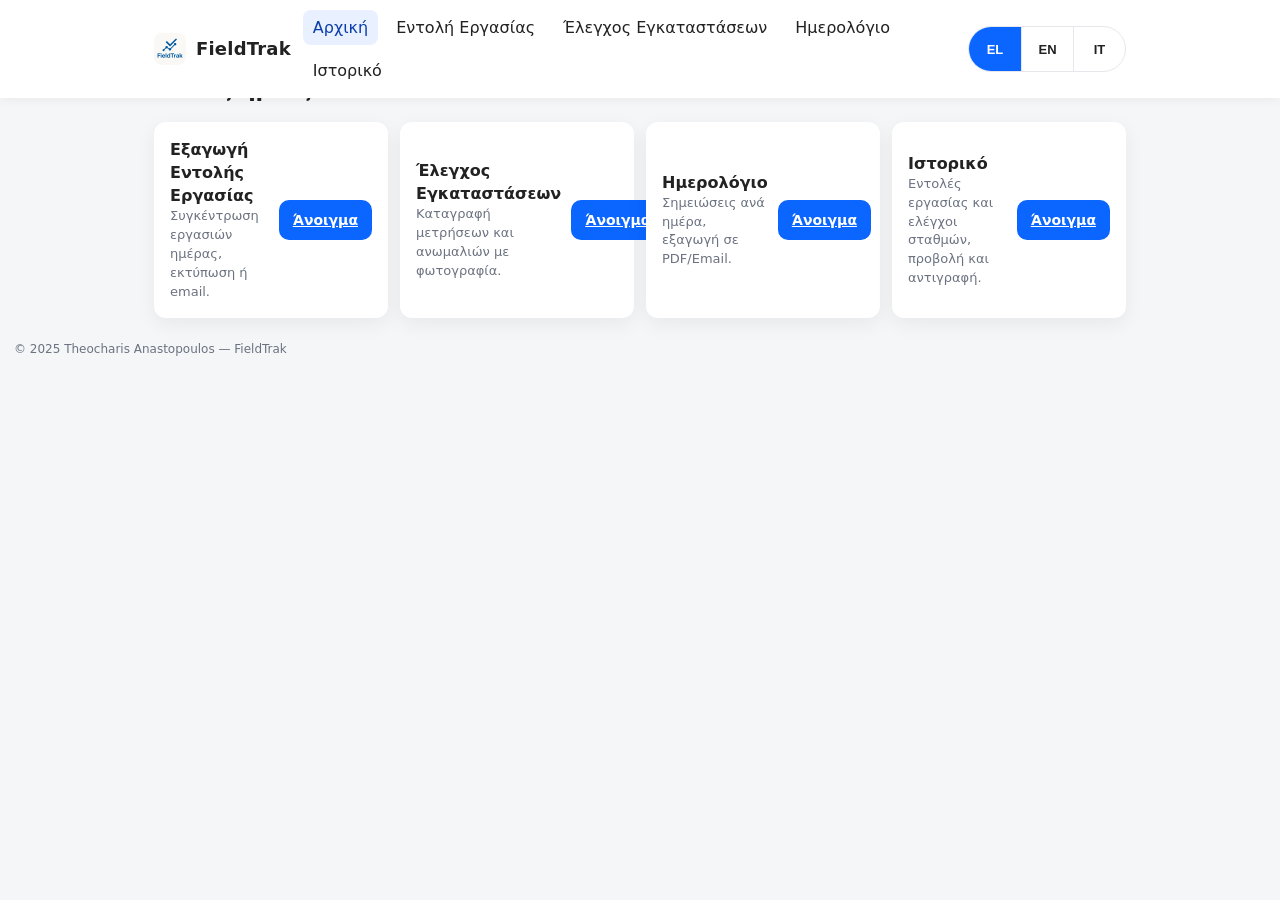
<file: index.html>
<!doctype html>
<html lang="el">
<head>
  <meta charset="utf-8" />
  <title>FieldTrak</title>
  <meta name="viewport" content="width=device-width, initial-scale=1" />
  <meta name="theme-color" content="#0A66FF" />
  <link rel="manifest" href="manifest.webmanifest" />
  <link rel="preload" href="fieldtrak1.png" as="image" />
  <link rel="stylesheet" href="style.css" />
</head>
<body>
  <header class="app-bar no-print">
    <div class="app-bar-inner">
      <div class="brand">
        <img src="fieldtrak1.png" alt="FieldTrak" onerror="this.onerror=null;this.src='/mnt/data/icon.png';">
        <span>FieldTrak</span>
      </div>
      <nav class="app-nav">
        <a class="active" href="index.html" data-i18n="nav.home">Αρχική</a>
        <a href="work_order.html" data-i18n="nav.workorder">Εντολή Εργασίας</a>
        <a href="station.html" data-i18n="nav.station">Έλεγχος Εγκαταστάσεων</a>
        <a href="calendar.html" data-i18n="nav.calendar">Ημερολόγιο</a>
        <a href="history.html" data-i18n="nav.history">Ιστορικό</a>
      </nav>
      <div class="lang-segment" role="group" aria-label="Language">
        <button type="button" class="lang-btn" data-lang="el">EL</button>
        <button type="button" class="lang-btn" data-lang="en">EN</button>
        <button type="button" class="lang-btn" data-lang="it">IT</button>
      </div>
    </div>
  </header>

  <main class="container">
    <h1 class="page-title" data-i18n="home.welcome">Καλώς ήρθες</h1>

    <section class="tiles mt-16">
      <article class="tile">
        <div>
          <h3 data-i18n="home.tileWorkOrderTitle">Εξαγωγή Εντολής Εργασίας</h3>
          <p data-i18n="home.tileWorkOrderDesc">Συγκέντρωση εργασιών ημέρας, εκτύπωση ή email.</p>
        </div>
        <a class="btn btn-primary" href="work_order.html" data-i18n="home.open">Άνοιγμα</a>
      </article>

      <article class="tile">
        <div>
          <h3 data-i18n="home.tileStationTitle">Έλεγχος Εγκαταστάσεων</h3>
          <p data-i18n="home.tileStationDesc">Καταγραφή μετρήσεων και ανωμαλιών με φωτογραφία.</p>
        </div>
        <a class="btn btn-primary" href="station.html" data-i18n="home.open">Άνοιγμα</a>
      </article>

      <article class="tile">
        <div>
          <h3 data-i18n="home.tileCalendarTitle">Ημερολόγιο</h3>
          <p data-i18n="home.tileCalendarDesc">Σημειώσεις ανά ημέρα, εξαγωγή σε PDF/Email.</p>
        </div>
        <a class="btn btn-primary" href="calendar.html" data-i18n="home.open">Άνοιγμα</a>
      </article>

      <article class="tile">
        <div>
          <h3 data-i18n="home.tileHistoryTitle">Ιστορικό</h3>
          <p data-i18n="home.tileHistoryDesc">Εντολές εργασίας και ελέγχοι σταθμών, προβολή και αντιγραφή.</p>
        </div>
        <a class="btn btn-primary" href="history.html" data-i18n="home.open">Άνοιγμα</a>
      </article>
    </section>
  </main>

  <footer class="footer no-print" data-i18n="app.footer">© 2025 Theocharis Anastopoulos — FieldTrak</footer>
  <script src="i18n.js"></script>
  <script>
    (function(){ try { if (navigator && 'serviceWorker' in navigator) navigator.serviceWorker.register('sw.js'); } catch (e) {} })();
    document.addEventListener('DOMContentLoaded', function() { FieldTrakI18n.initLangControl(); });
  </script>
</body>
</html>
</file>
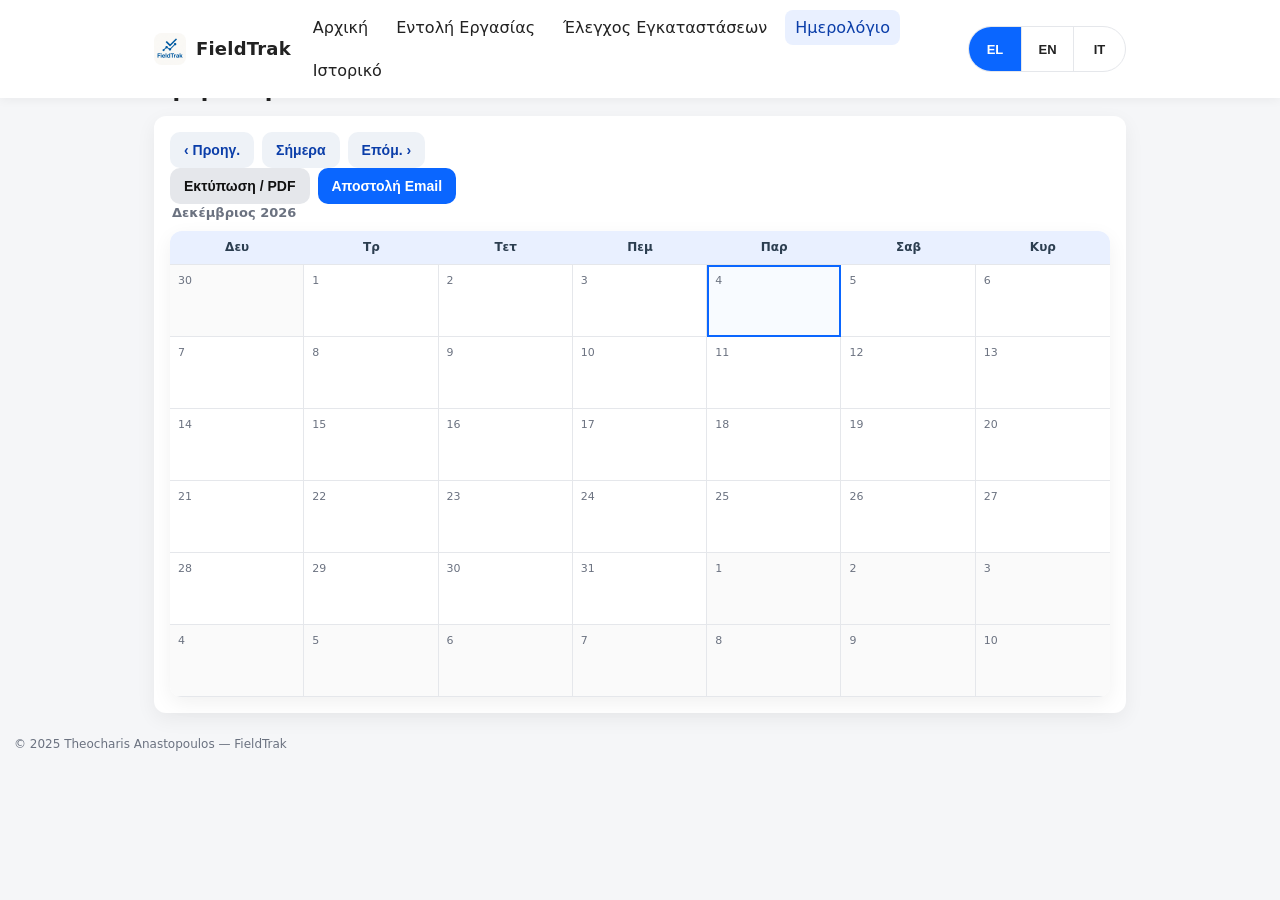
<file: calendar.html>
<!doctype html>
<html lang="el">
<head>
  <meta charset="utf-8" />
  <title>FieldTrak — Ημερολόγιο</title>
  <meta name="viewport" content="width=device-width, initial-scale=1" />
  <meta name="theme-color" content="#0A66FF" />
  <link rel="manifest" href="manifest.webmanifest" />
  <link rel="stylesheet" href="style.css" />
</head>
<body>
  <!-- Κοινό navbar -->
  <header class="app-bar no-print">
    <div class="app-bar-inner">
      <div class="brand">
        <img src="fieldtrak1.png" alt="FieldTrak" onerror="this.onerror=null;this.src='/mnt/data/icon.png';">
        <span>FieldTrak</span>
      </div>
      <nav class="app-nav">
        <a href="index.html" data-i18n="nav.home">Αρχική</a>
        <a href="work_order.html" data-i18n="nav.workorder">Εντολή Εργασίας</a>
        <a href="station.html" data-i18n="nav.station">Έλεγχος Εγκαταστάσεων</a>
        <a class="active" href="calendar.html" data-i18n="nav.calendar">Ημερολόγιο</a>
        <a href="history.html" data-i18n="nav.history">Ιστορικό</a>
      </nav>
      <div class="lang-segment" role="group" aria-label="Language">
        <button type="button" class="lang-btn" data-lang="el">EL</button>
        <button type="button" class="lang-btn" data-lang="en">EN</button>
        <button type="button" class="lang-btn" data-lang="it">IT</button>
      </div>
    </div>
  </header>

  <main class="container">
    <h1 class="page-title" data-i18n="calendar.title">Ημερολόγιο</h1>

    <section class="card">
      <div class="btn-row no-print" style="justify-content:space-between; margin-bottom:10px;">
        <div class="btn-row">
          <button class="btn btn-secondary" id="prevBtn" data-i18n="calendar.prev">‹ Προηγ.</button>
          <button class="btn btn-secondary" id="todayBtn" data-i18n="calendar.today">Σήμερα</button>
          <button class="btn btn-secondary" id="nextBtn" data-i18n="calendar.next">Επόμ. ›</button>
        </div>
        <div class="btn-row">
          <button class="btn" id="printBtn" data-i18n="calendar.print">Εκτύπωση / PDF</button>
          <button class="btn btn-primary" id="emailBtn" data-i18n="calendar.email">Αποστολή Email</button>
        </div>
      </div>

      <h2 id="monthLabel" class="subtle" style="margin:0 0 8px 2px;"></h2>

      <div class="calendar">
        <div class="weekdays">
          <div data-i18n="calendar.weekdayMon">Δευ</div><div data-i18n="calendar.weekdayTue">Τρ</div><div data-i18n="calendar.weekdayWed">Τετ</div><div data-i18n="calendar.weekdayThu">Πεμ</div><div data-i18n="calendar.weekdayFri">Παρ</div><div data-i18n="calendar.weekdaySat">Σαβ</div><div data-i18n="calendar.weekdaySun">Κυρ</div>
        </div>
        <div class="grid" id="grid"></div>
      </div>
    </section>

    <!-- PRINT-ONLY notes -->
    <section id="printNotes" class="card print-block" style="display:none">
      <h2 style="margin:0 0 8px 0;" data-i18n="calendar.printNotesTitle">Σημειώσεις Ημερολογίου</h2>
      <div class="subtle" id="printRange" style="margin-bottom:6px;"></div>
      <ol id="notesList" style="padding-left:18px;"></ol>
    </section>
  </main>

  <footer class="footer no-print" data-i18n="app.footer">© 2025 Theocharis Anastopoulos — FieldTrak</footer>

  <script src="i18n.js"></script>
  <script>
    (function(){ try { if (navigator && 'serviceWorker' in navigator) navigator.serviceWorker.register('sw.js'); } catch (e) {} })();
    document.addEventListener('DOMContentLoaded', function() { FieldTrakI18n.initLangControl(); });
  </script>
  <dialog id="noteDialog">
    <div class="dialog-head">
      <span id="dialogTitle" data-i18n="calendar.dialogTitle">Σημείωση</span>
      <button class="btn btn-outline" id="closeDialog">✕</button>
    </div>
    <div class="dialog-body">
      <textarea id="noteText" data-i18n-placeholder="calendar.notePlaceholder" placeholder="Γράψτε σημείωση για την ημέρα..."></textarea>
    </div>
    <div class="dialog-actions">
      <button class="btn btn-danger" id="deleteNote" data-i18n="calendar.delete">Διαγραφή</button>
      <div class="btn-row">
        <button class="btn" id="cancelNote" data-i18n="calendar.cancel">Άκυρο</button>
        <button class="btn btn-primary" id="saveNote" data-i18n="calendar.save">Αποθήκευση</button>
      </div>
    </div>
  </dialog>

  <script>
    function getMonthNames() { var lang = FieldTrakI18n.getLang(); return FieldTrakI18n.LANG[lang] && FieldTrakI18n.LANG[lang].calendarMonths ? FieldTrakI18n.LANG[lang].calendarMonths : FieldTrakI18n.LANG.el.calendarMonths; }
    // ---- Utilities ----
    const grid = document.getElementById('grid');
    const monthLabel = document.getElementById('monthLabel');
    const noteDialog = document.getElementById('noteDialog');
    const noteText = document.getElementById('noteText');
    const dialogTitle = document.getElementById('dialogTitle');
    const printRange = document.getElementById('printRange');
    const notesList = document.getElementById('notesList');

    let view = (() => { const now = new Date(); return { y: now.getFullYear(), m: now.getMonth() }; })();
    const LS_KEY = 'fieldtrak_calendar_notes_v1';
    const loadNotes = () => { try { return JSON.parse(localStorage.getItem(LS_KEY) || '{}'); } catch(e) { return {}; } };
    const saveNotes = (m) => localStorage.setItem(LS_KEY, JSON.stringify(m || {}));
    const fmtDateKey = (dt) => `${dt.getFullYear()}-${String(dt.getMonth()+1).padStart(2,'0')}-${String(dt.getDate()).padStart(2,'0')}`;

    function isSameDate(a,b){return a.getFullYear()===b.getFullYear() && a.getMonth()===b.getMonth() && a.getDate()===b.getDate();}

    // ---- Render Calendar ----
    function render() {
      grid.innerHTML = '';
      const first = new Date(view.y, view.m, 1);
      const startWeekday = (first.getDay() + 6) % 7; // 0=Mon
      const daysInMonth = new Date(view.y, view.m + 1, 0).getDate();
      const totalCells = 42;
      const notes = loadNotes();
      const today = new Date();

      monthLabel.textContent = getMonthNames()[view.m] + ' ' + view.y;

      for (let i = 0; i < totalCells; i++) {
        const cell = document.createElement('div');
        cell.className = 'cell';
        const dayNum = i - startWeekday + 1;
        let dateObj;

        if (dayNum < 1) {
          const prevMonthLastDay = new Date(view.y, view.m, 0).getDate();
          dateObj = new Date(view.y, view.m - 1, prevMonthLastDay + dayNum);
          cell.classList.add('outside');
        } else if (dayNum > daysInMonth) {
          dateObj = new Date(view.y, view.m + 1, dayNum - daysInMonth);
          cell.classList.add('outside');
        } else {
          dateObj = new Date(view.y, view.m, dayNum);
        }

        const key = fmtDateKey(dateObj);
        const hasNote = (notes[key] && notes[key].trim().length > 0);

        const badge = document.createElement('div');
        badge.className = 'date-badge';
        badge.textContent = dateObj.getDate();
        cell.appendChild(badge);

        if (isSameDate(dateObj, today)) cell.classList.add('today');

        if (hasNote) {
          const dot = document.createElement('div');
          dot.className = 'note-dot';
          cell.appendChild(dot);
          cell.title = notes[key].split('\n')[0];
        }

        cell.addEventListener('click', () => openNote(dateObj));
        grid.appendChild(cell);
      }
    }

    // ---- Note Modal ----
    let currentDateKey = null;
    function openNote(dateObj) {
      currentDateKey = fmtDateKey(dateObj);
      const notes = loadNotes();
      noteText.value = notes[currentDateKey] || '';
      dialogTitle.textContent = FieldTrakI18n.t('calendar.dialogTitle') + ' — ' + currentDateKey;
      if (typeof noteDialog.showModal === 'function') noteDialog.showModal();
      else {
        const val = prompt(`Σημείωση για ${currentDateKey}:`, noteText.value);
        if (val !== null) { notes[currentDateKey] = val.trim(); saveNotes(notes); render(); }
      }
    }

    document.getElementById('saveNote').addEventListener('click', () => {
      const notes = loadNotes();
      notes[currentDateKey] = (noteText.value || '').trim();
      saveNotes(notes);
      noteDialog.close();
      render();
    });
    document.getElementById('deleteNote').addEventListener('click', () => {
      const notes = loadNotes(); delete notes[currentDateKey]; saveNotes(notes);
      noteDialog.close(); render();
    });
    document.getElementById('cancelNote').addEventListener('click', () => noteDialog.close());
    document.getElementById('closeDialog').addEventListener('click', () => noteDialog.close());

    // ---- Navigation ----
    document.getElementById('prevBtn').addEventListener('click', () => { if (view.m===0){view.m=11;view.y--;} else view.m--; render(); });
    document.getElementById('nextBtn').addEventListener('click', () => { if (view.m===11){view.m=0;view.y++;} else view.m++; render(); });
    document.getElementById('todayBtn').addEventListener('click', () => { const n=new Date(); view.y=n.getFullYear(); view.m=n.getMonth(); render(); });

    // ---- Printable Notes ----
    function buildPrintableNotes() {
      notesList.innerHTML = '';
      const notes = loadNotes();
      const end = new Date(view.y, view.m + 1, 0);
      printRange.textContent = getMonthNames()[view.m] + ' ' + view.y;

      for (let day = 1; day <= end.getDate(); day++) {
        const dt = new Date(view.y, view.m, day);
        const key = fmtDateKey(dt);
        const val = (notes[key] || '').trim();
        if (!val) continue;

        const li = document.createElement('li');
        li.innerHTML = `<span style="font-weight:700">${key}:</span> ${val}`;
        notesList.appendChild(li);
      }

      if (!notesList.children.length) {
        const li = document.createElement('li');
        li.textContent = FieldTrakI18n.t('calendar.emptyNotes');
        notesList.appendChild(li);
      }
    }

    document.getElementById('printBtn').addEventListener('click', () => {
      buildPrintableNotes();
      setTimeout(() => window.print(), 50);
    });

    document.getElementById('emailBtn').addEventListener('click', () => {
      const notes = loadNotes();
      const end = new Date(view.y, view.m + 1, 0);
      const out = [];
      for (let d = 1; d <= end.getDate(); d++) {
        const key = fmtDateKey(new Date(view.y, view.m, d));
        if (notes[key]) out.push(`${key}\n${notes[key]}\n`);
      }
      const subject = FieldTrakI18n.t('calendar.emailSubject') + ' — ' + getMonthNames()[view.m] + ' ' + view.y;
      const body = out.length ? out.join('\n') : FieldTrakI18n.t('calendar.emailEmpty');
      const mailto = `mailto:?subject=${encodeURIComponent(subject)}&body=${encodeURIComponent(body)}`;
      window.location.href = mailto;
    });

    window.onLanguageApplied = function() { render(); };
    render();
  </script>
</body>
</html>
</file>
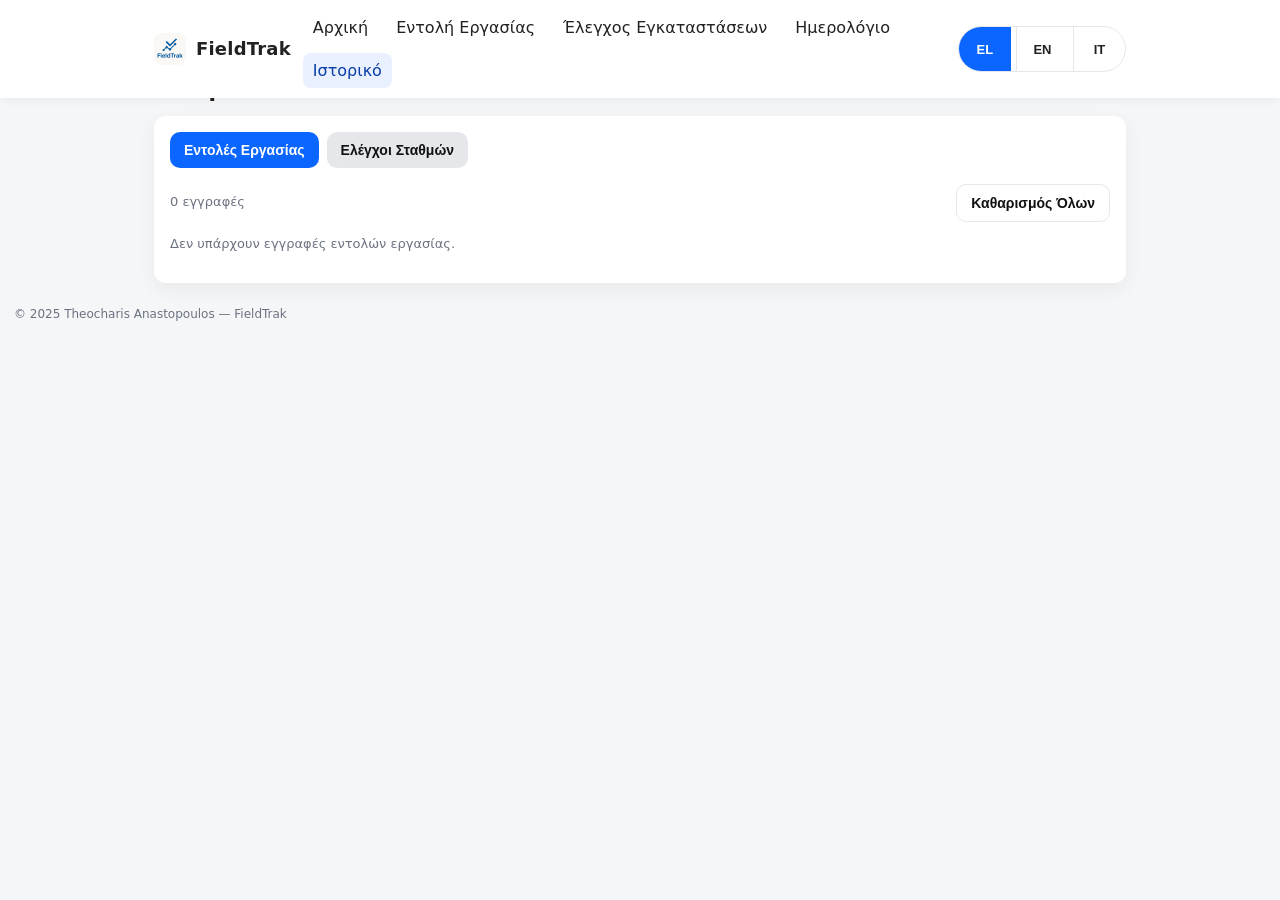
<file: history.html>
<!doctype html>
<html lang="el">
<head>
  <meta charset="utf-8" />
  <title>FieldTrak — Ιστορικό</title>
  <meta name="viewport" content="width=device-width, initial-scale=1" />
  <meta name="theme-color" content="#0A66FF" />
  <link rel="manifest" href="manifest.webmanifest" />
  <link rel="stylesheet" href="style.css" />
</head>
<body>
  <header class="app-bar no-print">
    <div class="app-bar-inner">
      <div class="brand">
        <img src="fieldtrak1.png" alt="FieldTrak" onerror="this.onerror=null;this.src='/mnt/data/icon.png';">
        <span>FieldTrak</span>
      </div>
      <nav class="app-nav">
        <a href="index.html" data-i18n="nav.home">Αρχική</a>
        <a href="work_order.html" data-i18n="nav.workorder">Εντολή Εργασίας</a>
        <a href="station.html" data-i18n="nav.station">Έλεγχος Εγκαταστάσεων</a>
        <a href="calendar.html" data-i18n="nav.calendar">Ημερολόγιο</a>
        <a class="active" href="history.html" data-i18n="nav.history">Ιστορικό</a>
      </nav>
      <div class="lang-segment no-print" role="group" aria-label="Language">
        <button type="button" class="lang-btn" data-lang="el" aria-pressed="true">EL</button>
        <button type="button" class="lang-btn" data-lang="en" aria-pressed="false">EN</button>
        <button type="button" class="lang-btn" data-lang="it" aria-pressed="false">IT</button>
      </div>
    </div>
  </header>

  <main class="container">
    <h1 class="page-title" data-i18n="history.title">Ιστορικό</h1>

    <div class="card">
      <div class="history-tabs">
        <button type="button" class="btn active" id="tabWorkOrder" data-i18n="history.tabWorkOrder">Εντολές Εργασίας</button>
        <button type="button" class="btn" id="tabStation" data-i18n="history.tabStation">Ελέγχοι Σταθμών</button>
      </div>

      <section id="sectionWorkOrder">
        <div class="btn-row" style="justify-content:space-between; align-items:center; margin-bottom:12px;">
          <span class="subtle" id="workOrderCount"></span>
          <button type="button" class="btn btn-outline btn-danger" id="clearWorkOrder" data-i18n="history.clearAll">Καθαρισμός Όλων</button>
        </div>
        <div id="workOrderList"></div>
      </section>

      <section id="sectionStation" style="display:none;">
        <div class="btn-row" style="justify-content:space-between; align-items:center; margin-bottom:12px;">
          <span class="subtle" id="stationCount"></span>
          <button type="button" class="btn btn-outline btn-danger" id="clearStation" data-i18n="history.clearAll">Καθαρισμός Όλων</button>
        </div>
        <div id="stationList"></div>
      </section>
    </div>
  </main>

  <footer class="footer no-print" data-i18n="app.footer">© 2025 Theocharis Anastopoulos — FieldTrak</footer>

  <dialog id="viewModal">
    <div class="dialog-head">
      <span id="viewModalTitle" data-i18n="history.view">Προβολή</span>
      <button type="button" class="btn btn-outline" id="closeModal">✕</button>
    </div>
    <div class="dialog-body">
      <pre id="viewModalBody" style="white-space:pre-wrap; word-wrap:break-word; margin:0; font-size:13px; max-height:60vh; overflow:auto;"></pre>
    </div>
  </dialog>

  <script src="i18n.js"></script>
  <script>
    (function(){ try { if (navigator && 'serviceWorker' in navigator) navigator.serviceWorker.register('sw.js'); } catch (e) {} })();
    document.addEventListener('DOMContentLoaded', function() { FieldTrakI18n.initLangControl(); });
  </script>
  <script>
    (function() {
      var T = function(k) { return FieldTrakI18n.t(k); };
      var WORK_ORDER_KEY = 'fieldtrak_workorder_history_v1';
      var STATION_KEY = 'fieldtrak_station_history_v1';

      function loadList(key) {
        try {
          return JSON.parse(localStorage.getItem(key) || '[]');
        } catch (e) { return []; }
      }
      function saveList(key, arr) {
        try { localStorage.setItem(key, JSON.stringify(arr)); } catch (e) {}
      }
      function formatTime(iso) {
        if (!iso) return '—';
        var d = new Date(iso);
        var locale = FieldTrakI18n.getLang() === 'el' ? 'el-GR' : FieldTrakI18n.getLang() === 'it' ? 'it-IT' : 'en-GB';
        return isNaN(d.getTime()) ? iso : d.toLocaleString(locale, { dateStyle: 'short', timeStyle: 'short' });
      }

      var viewModal = document.getElementById('viewModal');
      var viewModalTitle = document.getElementById('viewModalTitle');
      var viewModalBody = document.getElementById('viewModalBody');

      function openView(title, bodyText) {
        viewModalTitle.textContent = title;
        viewModalBody.textContent = bodyText || '';
        if (typeof viewModal.showModal === 'function') viewModal.showModal();
        else viewModal.setAttribute('open', 'open');
      }
      function closeView() {
        if (typeof viewModal.close === 'function') viewModal.close();
        else viewModal.removeAttribute('open');
      }
      document.getElementById('closeModal').addEventListener('click', closeView);
      viewModal.addEventListener('cancel', closeView);

      function showToast(message) {
        var container = document.getElementById('toastContainer');
        if (!container) {
          container = document.createElement('div');
          container.id = 'toastContainer';
          container.className = 'toast-container no-print';
          document.body.appendChild(container);
        }
        var toast = document.createElement('div');
        toast.className = 'toast';
        toast.textContent = message;
        container.appendChild(toast);
        requestAnimationFrame(function() { toast.classList.add('show'); });
        setTimeout(function() {
          toast.classList.remove('show');
          toast.classList.add('hide');
          setTimeout(function() { toast.remove(); }, 280);
        }, 2200);
      }

      function copyToClipboard(text) {
        if (navigator.clipboard && navigator.clipboard.writeText) {
          navigator.clipboard.writeText(text).then(function() { showToast(T('toast.copied')); }, function() { alert('Αντιγραφή απέτυχε'); });
        } else {
          var ta = document.createElement('textarea');
          ta.value = text;
          ta.style.position = 'fixed'; ta.style.left = '-9999px';
          document.body.appendChild(ta);
          ta.select();
          try { document.execCommand('copy'); showToast(T('toast.copied')); } catch (e) { alert('Αντιγραφή απέτυχε'); }
          document.body.removeChild(ta);
        }
      }

      function renderWorkOrder() {
        var arr = loadList(WORK_ORDER_KEY).slice().sort(function(a, b) { return (b.id || 0) - (a.id || 0); });
        var el = document.getElementById('workOrderList');
        document.getElementById('workOrderCount').textContent = arr.length + ' ' + T('history.entries');
        el.innerHTML = '';
        if (!arr.length) {
          el.innerHTML = '<p class="subtle">' + T('history.emptyWorkOrder') + '</p>';
          return;
        }
        arr.forEach(function(r) {
          var item = document.createElement('div');
          item.className = 'history-item';
          item.innerHTML =
            '<div class="meta">' + formatTime(r.timestamp) + ' — ' + (r.date || '—') + ' · ' + (r.city || '—') + ' · ' + (r.technician || '—') + '</div>' +
            '<div class="btn-row">' +
            '<button type="button" class="btn btn-outline" data-action="view">' + T('history.view') + '</button>' +
            '<button type="button" class="btn btn-outline" data-action="copy">' + T('history.copy') + '</button>' +
            '<button type="button" class="btn btn-danger" data-action="delete">' + T('history.delete') + '</button>' +
            '</div>';
          var viewBtn = item.querySelector('[data-action="view"]');
          var copyBtn = item.querySelector('[data-action="copy"]');
          var delBtn = item.querySelector('[data-action="delete"]');
          viewBtn.addEventListener('click', function() { openView(T('history.viewTitleWorkOrder') + ' — ' + formatTime(r.timestamp), r.bodyText); });
          copyBtn.addEventListener('click', function() { copyToClipboard(r.bodyText || ''); });
          delBtn.addEventListener('click', function() {
            var list = loadList(WORK_ORDER_KEY).filter(function(x) { return x.id !== r.id; });
            saveList(WORK_ORDER_KEY, list);
            renderWorkOrder();
            showToast(T('toast.deleted'));
          });
          el.appendChild(item);
        });
      }

      function renderStation() {
        var arr = loadList(STATION_KEY).slice().sort(function(a, b) { return (b.id || 0) - (a.id || 0); });
        var el = document.getElementById('stationList');
        document.getElementById('stationCount').textContent = arr.length + ' ' + T('history.entries');
        el.innerHTML = '';
        if (!arr.length) {
          el.innerHTML = '<p class="subtle">' + T('history.emptyStation') + '</p>';
          return;
        }
        arr.forEach(function(r) {
          var item = document.createElement('div');
          item.className = 'history-item';
          item.innerHTML =
            '<div class="meta">' + formatTime(r.timestamp) + ' — ' + (r.date || '—') + ' · ' + (r.city || '—') + ' · ' + (r.technician || '—') + '</div>' +
            '<div class="btn-row">' +
            '<button type="button" class="btn btn-outline" data-action="view">' + T('history.view') + '</button>' +
            '<button type="button" class="btn btn-outline" data-action="copy">' + T('history.copy') + '</button>' +
            '<button type="button" class="btn btn-danger" data-action="delete">' + T('history.delete') + '</button>' +
            '</div>';
          var viewBtn = item.querySelector('[data-action="view"]');
          var copyBtn = item.querySelector('[data-action="copy"]');
          var delBtn = item.querySelector('[data-action="delete"]');
          viewBtn.addEventListener('click', function() { openView(T('history.viewTitleStation') + ' — ' + formatTime(r.timestamp), r.bodyText); });
          copyBtn.addEventListener('click', function() { copyToClipboard(r.bodyText || ''); });
          delBtn.addEventListener('click', function() {
            var list = loadList(STATION_KEY).filter(function(x) { return x.id !== r.id; });
            saveList(STATION_KEY, list);
            renderStation();
            showToast(T('toast.deleted'));
          });
          el.appendChild(item);
        });
      }

      document.getElementById('tabWorkOrder').addEventListener('click', function() {
        document.getElementById('sectionWorkOrder').style.display = 'block';
        document.getElementById('sectionStation').style.display = 'none';
        document.getElementById('tabWorkOrder').classList.add('active');
        document.getElementById('tabStation').classList.remove('active');
      });
      document.getElementById('tabStation').addEventListener('click', function() {
        document.getElementById('sectionWorkOrder').style.display = 'none';
        document.getElementById('sectionStation').style.display = 'block';
        document.getElementById('tabStation').classList.add('active');
        document.getElementById('tabWorkOrder').classList.remove('active');
      });

      document.getElementById('clearWorkOrder').addEventListener('click', function() {
        if (!confirm(T('history.confirmClearWorkOrder'))) return;
        saveList(WORK_ORDER_KEY, []);
        renderWorkOrder();
        showToast(T('toast.cleared'));
      });
      document.getElementById('clearStation').addEventListener('click', function() {
        if (!confirm(T('history.confirmClearStation'))) return;
        saveList(STATION_KEY, []);
        renderStation();
        showToast(T('toast.cleared'));
      });

      window.onLanguageApplied = function() { renderWorkOrder(); renderStation(); };
      renderWorkOrder();
      renderStation();
    })();
  </script>
</body>
</html>
</file>
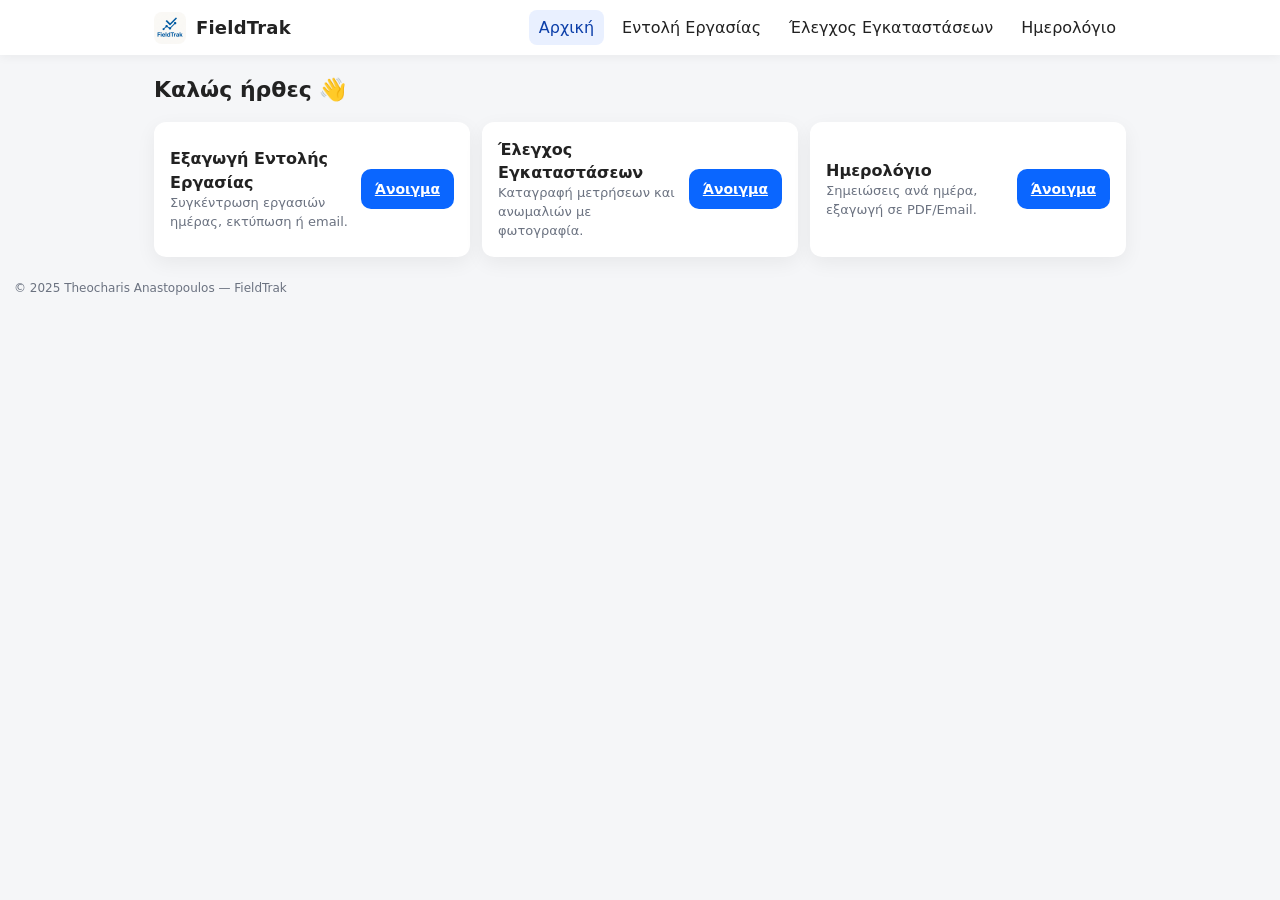
<file: index_fieldtrak_v1.html>
<!doctype html>
<html lang="el">
<head>
  <meta charset="utf-8" />
  <title>FieldTrak</title>
  <meta name="viewport" content="width=device-width, initial-scale=1" />
  <link rel="preload" href="fieldtrak1.png" as="image" />
  <link rel="stylesheet" href="style.css" />
</head>
<body>
  <header class="app-bar no-print">
    <div class="app-bar-inner">
      <div class="brand">
        <img src="fieldtrak1.png" alt="FieldTrak" onerror="this.onerror=null;this.src='/mnt/data/icon.png';">
        <span>FieldTrak</span>
      </div>
      <nav class="app-nav">
        <a class="active" href="index.html">Αρχική</a>
        <a href="work_order.html">Εντολή Εργασίας</a>
        <a href="station.html">Έλεγχος Εγκαταστάσεων</a>
        <a href="calendar.html">Ημερολόγιο</a>
      </nav>
    </div>
  </header>

  <main class="container">
    <h1 class="page-title">Καλώς ήρθες 👋</h1>

    <section class="tiles mt-16">
      <article class="tile">
        <div>
          <h3>Εξαγωγή Εντολής Εργασίας</h3>
          <p>Συγκέντρωση εργασιών ημέρας, εκτύπωση ή email.</p>
        </div>
        <a class="btn btn-primary" href="work_order.html">Άνοιγμα</a>
      </article>

      <article class="tile">
        <div>
          <h3>Έλεγχος Εγκαταστάσεων</h3>
          <p>Καταγραφή μετρήσεων και ανωμαλιών με φωτογραφία.</p>
        </div>
        <a class="btn btn-primary" href="station.html">Άνοιγμα</a>
      </article>

      <article class="tile">
        <div>
          <h3>Ημερολόγιο</h3>
          <p>Σημειώσεις ανά ημέρα, εξαγωγή σε PDF/Email.</p>
        </div>
        <a class="btn btn-primary" href="calendar.html">Άνοιγμα</a>
      </article>
    </section>
  </main>

  <footer class="footer no-print">© 2025 Theocharis Anastopoulos — FieldTrak</footer>
</body>
</html>
</file>
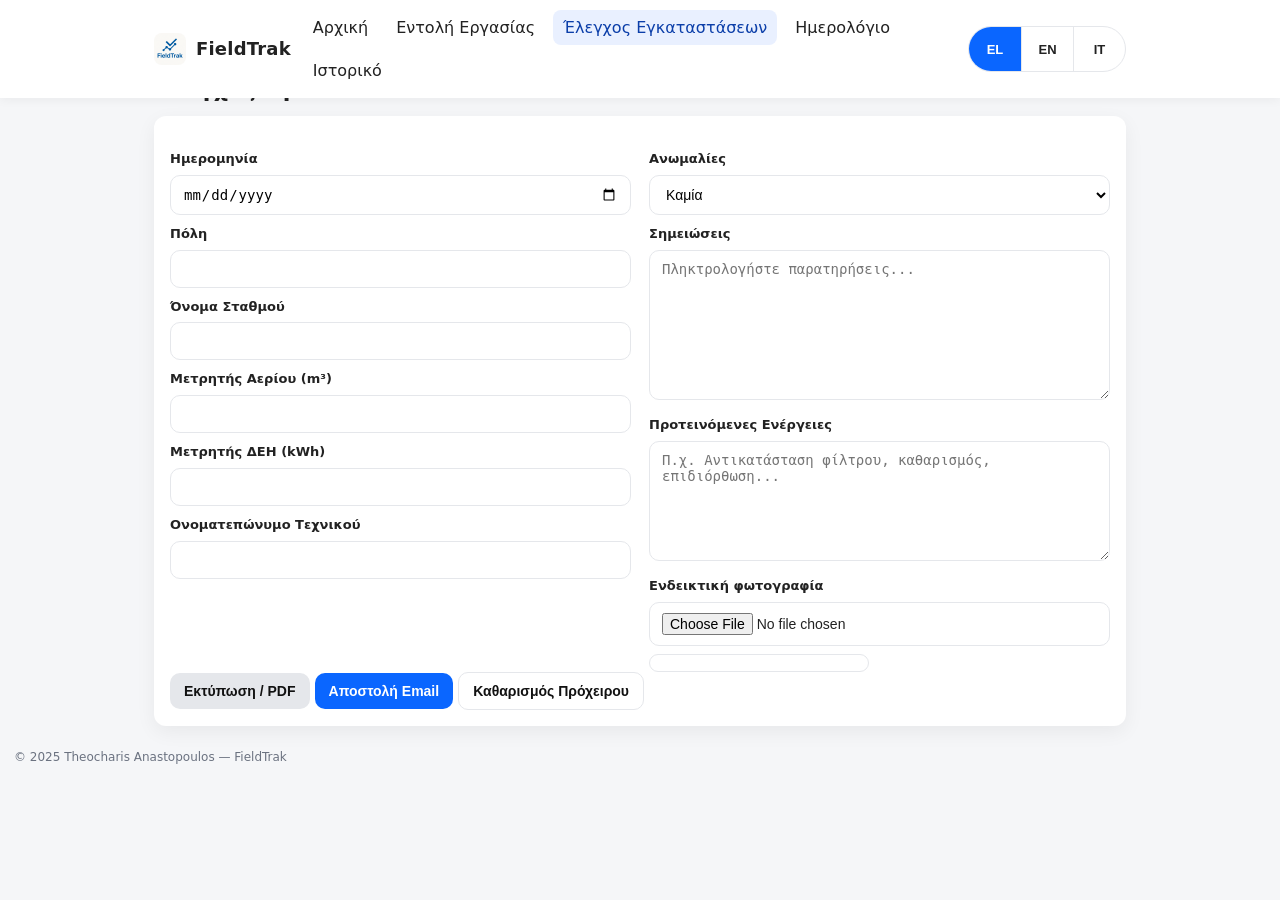
<file: station.html>
<!doctype html>
<html lang="el">
<head>
  <meta charset="utf-8" />
  <title>FieldTrak — Έλεγχος Εγκαταστάσεων</title>
  <meta name="viewport" content="width=device-width, initial-scale=1" />
  <meta name="theme-color" content="#0A66FF" />
  <link rel="manifest" href="manifest.webmanifest" />
  <link rel="stylesheet" href="style.css" />
</head>
<body>
  <!-- Κοινό navbar -->
  <header class="app-bar no-print">
    <div class="app-bar-inner">
      <div class="brand">
        <img src="fieldtrak1.png" alt="FieldTrak" onerror="this.onerror=null;this.src='/mnt/data/icon.png';">
        <span>FieldTrak</span>
      </div>
      <nav class="app-nav">
        <a href="index.html" data-i18n="nav.home">Αρχική</a>
        <a href="work_order.html" data-i18n="nav.workorder">Εντολή Εργασίας</a>
        <a class="active" href="station.html" data-i18n="nav.station">Έλεγχος Εγκαταστάσεων</a>
        <a href="calendar.html" data-i18n="nav.calendar">Ημερολόγιο</a>
        <a href="history.html" data-i18n="nav.history">Ιστορικό</a>
      </nav>
      <div class="lang-segment" role="group" aria-label="Language">
        <button type="button" class="lang-btn" data-lang="el">EL</button>
        <button type="button" class="lang-btn" data-lang="en">EN</button>
        <button type="button" class="lang-btn" data-lang="it">IT</button>
      </div>
    </div>
  </header>

  <main class="container">
    <h1 class="page-title" data-i18n="station.title">Έλεγχος Εγκαταστάσεων</h1>

    <section class="card">
      <form id="stationForm">
        <div class="form-grid">
          <div class="form-col">
            <label data-i18n="station.date">Ημερομηνία:</label>
            <input type="date" id="date" />
            <label data-i18n="station.city">Πόλη:</label>
            <input type="text" id="city" autocomplete="address-level2" />
            <label data-i18n="station.station">Όνομα Σταθμού:</label>
            <input type="text" id="station" autocomplete="organization" />
            <label data-i18n="station.gasReading">Μετρητής Αερίου (m³):</label>
            <input type="number" id="gasReading" step="any" inputmode="decimal" />
            <label data-i18n="station.electricReading">Μετρητής ΔΕΗ (kWh):</label>
            <input type="number" id="electricReading" step="any" inputmode="decimal" />
            <label data-i18n="station.technician">Ονοματεπώνυμο Τεχνικού:</label>
            <input type="text" id="technician" autocomplete="name" />
          </div>

          <div class="form-col">
            <label data-i18n="station.anomaly">Ανωμαλίες:</label>
            <select id="anomaly">
              <option value="Καμία" data-i18n="station.anomalyNone">Καμία</option>
              <option value="Διαρροή Αερίου" data-i18n="station.anomalyGasLeak">Διαρροή Αερίου</option>
              <option value="Πτώση Πίεσης" data-i18n="station.anomalyPressureDrop">Πτώση Πίεσης</option>
              <option value="Αισθητήρας Πίεσης" data-i18n="station.anomalyPressureSensor">Αισθητήρας Πίεσης</option>
              <option value="Αισθητήρας Θερμοκρασίας" data-i18n="station.anomalyTempSensor">Αισθητήρας Θερμοκρασίας</option>
              <option value="Βλάβη Καυστήρα" data-i18n="station.anomalyBurner">Βλάβη Καυστήρα</option>
              <option value="Βλάβη Κυκλοφορητή" data-i18n="station.anomalyFan">Βλάβη Κυκλοφορητή</option>
              <option value="Βουλωμένο φίλτρο" data-i18n="station.anomalyFilter">Βουλωμένο φίλτρο</option>
              <option value="Barrier/Steffel/PR" data-i18n="station.anomalyBarrier">Barrier/Steffel/PR</option>
              <option value="Σταθμός T/R-Δυναμικό Προστασίας" data-i18n="station.anomalyTR1">Σταθμός T/R-Δυναμικό Προστασίας</option>
              <option value="Σταθμός T/R-Ρεύμα(mAh)" data-i18n="station.anomalyTR2">Σταθμός T/R-Ρεύμα(mAh)</option>
              <option value="Σταθμός T/R-Τάση" data-i18n="station.anomalyTR3">Σταθμός T/R-Τάση</option>
              <option value="Scada (Απώλεια Επικοινωνίας)" data-i18n="station.anomalyScada">Scada (Απώλεια Επικοινωνίας)</option>
              <option value="Άλλο" data-i18n="station.anomalyOther">Άλλο</option>
            </select>

            <label data-i18n="station.notes">Σημειώσεις:</label>
            <textarea id="notes" rows="8" data-i18n-placeholder="station.notesPlaceholder" placeholder="Πληκτρολογήστε παρατηρήσεις..."></textarea>
            <label data-i18n="station.actions">Προτεινόμενες Ενέργειες:</label>
            <textarea id="actions" rows="3" data-i18n-placeholder="station.actionsPlaceholder" placeholder="Π.χ. Αντικατάσταση φίλτρου, καθαρισμός, επιδιόρθωση..."></textarea>

            <label data-i18n="station.photo">Ενδεικτική φωτογραφία:</label>
            <input type="file" id="photo" accept="image/*" />
            <div id="photoPreview" class="photo-preview"></div>
          </div>
        </div>
      </form>

      <div class="btn-row mt-16 no-print">
        <button type="button" class="btn" onclick="exportPDF()" data-i18n="station.print">Εκτύπωση / PDF</button>
        <button type="button" class="btn btn-primary" onclick="sendEmail()" data-i18n="station.email">Αποστολή Email</button>
        <button type="button" class="btn btn-outline" id="clearDraftBtn" data-i18n="station.clearDraft">Καθαρισμός Πρόχειρου</button>
      </div>
    </section>

    <!-- Print view (only on print) -->
    <section id="printView" class="card print-block" style="display:none">
      <h2 class="page-title" style="font-size:18px" data-i18n="station.printTitle">Καταγραφή Σταθμού</h2>
      <p><strong data-i18n="station.date">Ημερομηνία:</strong> <span id="p_date"></span></p>
      <p><strong data-i18n="station.city">Πόλη:</strong> <span id="p_city"></span></p>
      <p><strong data-i18n="station.station">Σταθμός:</strong> <span id="p_station"></span></p>
      <p><strong data-i18n="station.gasLabel">Μετρητής Αερίου:</strong> <span id="p_gas"></span> m³</p>
      <p><strong data-i18n="station.elecLabel">Μετρητής ΔΕΗ:</strong> <span id="p_elec"></span> kWh</p>
      <p><strong data-i18n="station.techLabel">Τεχνικός:</strong> <span id="p_tech"></span></p>
      <p><strong data-i18n="station.anomaly">Ανωμαλία:</strong> <span id="p_anomaly"></span></p>
      <p><strong data-i18n="station.notes">Σημειώσεις:</strong><br><span id="p_notes"></span></p>
      <p><strong data-i18n="station.actions">Προτεινόμενες Ενέργειες:</strong><br><span id="p_actions"></span></p>
      <h3 data-i18n="station.photo">Ενδεικτική φωτογραφία</h3>
      <img id="p_photo" alt="" style="max-width:320px; max-height:360px; object-fit:contain; border:1px solid var(--grid); border-radius:10px; padding:6px;">
    </section>
  </main>

  <footer class="footer no-print" data-i18n="app.footer">© 2025 Theocharis Anastopoulos — FieldTrak</footer>

  <script src="i18n.js"></script>
  <script>
    (function(){ try { if (navigator && 'serviceWorker' in navigator) navigator.serviceWorker.register('sw.js'); } catch (e) {} })();
    document.addEventListener('DOMContentLoaded', function() { FieldTrakI18n.initLangControl(); });
  </script>
  <script>
    let photoDataUrl = null;

    document.getElementById('photo').addEventListener('change', async (e) => {
      const file = e.target.files[0];
      if (!file) return;
      const dataUrl = await fileToDataURL(file);
      photoDataUrl = dataUrl;
      document.getElementById('photoPreview').innerHTML = '<img src="' + dataUrl + '" alt="preview">';
      if (window.scheduleDraftSave) window.scheduleDraftSave();
    });

    function fileToDataURL(file) {
      return new Promise((resolve) => {
        const reader = new FileReader();
        reader.onload = () => resolve(reader.result);
        reader.readAsDataURL(file);
      });
    }

    function getStationBodyText() {
      var T = FieldTrakI18n.t;
      var date = document.getElementById('date').value;
      var city = document.getElementById('city').value.trim();
      var station = document.getElementById('station').value.trim();
      var gas = document.getElementById('gasReading').value;
      var elec = document.getElementById('electricReading').value;
      var tech = document.getElementById('technician').value.trim();
      var anomalyVal = document.getElementById('anomaly').value;
      var anomalyKey = FieldTrakI18n.anomalyValueToKey[anomalyVal];
      var anomaly = anomalyKey ? T('station.' + anomalyKey) : anomalyVal;
      var notes = document.getElementById('notes').value.trim();
      var actions = document.getElementById('actions').value.trim();
      var timestamp = new Date().toLocaleString();
      return T('station.date') + ': ' + date + '\n' +
        T('station.city') + ': ' + city + '\n' +
        T('station.station') + ': ' + station + '\n' +
        T('station.gasLabel') + ': ' + gas + ' m³\n' +
        T('station.elecLabel') + ': ' + elec + ' kWh\n' +
        T('station.technician') + ': ' + tech + '\n' +
        T('station.anomaly') + ': ' + anomaly + '\n' +
        T('station.notes') + ':\n' + notes + '\n' +
        T('station.actions') + ':\n' + actions + '\n' +
        T('workorder.timestamp') + ': ' + timestamp + '\n\n' +
        T('station.photoNote');
    }

    function saveStationHistory() {
      var date = document.getElementById('date').value;
      var city = document.getElementById('city').value.trim();
      var tech = document.getElementById('technician').value.trim();
      var bodyText = getStationBodyText();
      var record = { id: Date.now(), timestamp: new Date().toISOString(), date: date, city: city, technician: tech, bodyText: bodyText };
      var key = 'fieldtrak_station_history_v1';
      var arr = [];
      try { arr = JSON.parse(localStorage.getItem(key) || '[]'); } catch (e) {}
      arr.push(record);
      if (arr.length > 50) arr = arr.slice(-50);
      try { localStorage.setItem(key, JSON.stringify(arr)); } catch (e) {}
    }

    function sendEmail() {
      const date = document.getElementById('date').value;
      const city = document.getElementById('city').value.trim();
      const station = document.getElementById('station').value.trim();
      const gas = document.getElementById('gasReading').value;
      const elec = document.getElementById('electricReading').value;
      const tech = document.getElementById('technician').value.trim();
      const anomaly = document.getElementById('anomaly').value;
      const notes = document.getElementById('notes').value.trim();
      const actions = document.getElementById('actions').value.trim();
      const timestamp = new Date().toLocaleString();

      var T = FieldTrakI18n.t;
      var anomalyKey = FieldTrakI18n.anomalyValueToKey[anomaly];
      var anomalyLabel = anomalyKey ? T('station.' + anomalyKey) : anomaly;
      const subject = T('station.subjectPrefix') + ' - ' + (station || '—');
      const body =
        T('station.date') + ': ' + date + '%0D%0A' +
        T('station.city') + ': ' + city + '%0D%0A' +
        T('station.station') + ': ' + station + '%0D%0A' +
        T('station.gasLabel') + ': ' + gas + ' m³%0D%0A' +
        T('station.elecLabel') + ': ' + elec + ' kWh%0D%0A' +
        T('station.technician') + ': ' + tech + '%0D%0A' +
        T('station.anomaly') + ': ' + anomalyLabel + '%0D%0A' +
        T('station.notes') + ':%0D%0A' + encodeURIComponent(notes) + '%0D%0A' +
        T('station.actions') + ':%0D%0A' + encodeURIComponent(actions) + '%0D%0A' +
        T('workorder.timestamp') + ': ' + timestamp + '%0D%0A' +
        '%0D%0A' + encodeURIComponent(T('station.photoNote'));

      saveStationHistory();
      window.location.href = `mailto:?subject=${encodeURIComponent(subject)}&body=${body}`;
    }

    function exportPDF() {
      saveStationHistory();
      document.getElementById('p_date').textContent = document.getElementById('date').value || '—';
      document.getElementById("p_city").textContent = document.getElementById("city").value || '—';
      document.getElementById("p_station").textContent = document.getElementById("station").value || '—';
      document.getElementById("p_gas").textContent = document.getElementById("gasReading").value || '—';
      document.getElementById("p_elec").textContent = document.getElementById("electricReading").value || '—';
      document.getElementById("p_tech").textContent = document.getElementById("technician").value || '—';
      var selAnomaly = document.getElementById('anomaly').value;
      var aKey = FieldTrakI18n.anomalyValueToKey[selAnomaly];
      document.getElementById('p_anomaly').textContent = aKey ? FieldTrakI18n.t('station.' + aKey) : (selAnomaly || FieldTrakI18n.t('station.anomalyNone'));
      document.getElementById("p_notes").textContent = document.getElementById("notes").value || '';
      document.getElementById("p_actions").textContent = document.getElementById("actions").value || '';

      const pPhoto = document.getElementById('p_photo');
      if (photoDataUrl) {
        pPhoto.src = photoDataUrl;
        pPhoto.style.display = 'block';
      } else {
        pPhoto.style.display = 'none';
      }

      window.print();
    }

    (function draftAutosave() {
      var DRAFT_KEY = 'fieldtrak_station_draft_v1';
      var FIELDS = ['date', 'city', 'station', 'gasReading', 'electricReading', 'technician', 'anomaly', 'notes', 'actions'];
      var debounceTimer = null;
      var DEBOUNCE_MS = 300;

      function getDraft() {
        try {
          return JSON.parse(localStorage.getItem(DRAFT_KEY) || 'null');
        } catch (e) { return null; }
      }
      function saveDraft() {
        var o = {};
        FIELDS.forEach(function (id) {
          var el = document.getElementById(id);
          if (el) o[id] = el.value;
        });
        if (photoDataUrl) o.photoDataUrl = photoDataUrl;
        try { localStorage.setItem(DRAFT_KEY, JSON.stringify(o)); } catch (e) {}
      }
      function scheduleSave() {
        if (debounceTimer) clearTimeout(debounceTimer);
        debounceTimer = setTimeout(function () { saveDraft(); debounceTimer = null; }, DEBOUNCE_MS);
      }
      function restoreDraft() {
        var draft = getDraft();
        if (!draft || typeof draft !== 'object') return;
        FIELDS.forEach(function (id) {
          if (draft[id] != null) {
            var el = document.getElementById(id);
            if (el) el.value = draft[id];
          }
        });
        if (draft.photoDataUrl && typeof draft.photoDataUrl === 'string') {
          photoDataUrl = draft.photoDataUrl;
          document.getElementById('photoPreview').innerHTML = '<img src="' + draft.photoDataUrl + '" alt="preview">';
        }
      }
      function clearDraft() {
        try { localStorage.removeItem(DRAFT_KEY); } catch (e) {}
        FIELDS.forEach(function (id) {
          var el = document.getElementById(id);
          if (el) el.value = '';
        });
        photoDataUrl = null;
        document.getElementById('photoPreview').innerHTML = '';
        var photoInput = document.getElementById('photo');
        if (photoInput) photoInput.value = '';
      }

      restoreDraft();
      FIELDS.forEach(function (id) {
        var el = document.getElementById(id);
        if (el) {
          el.addEventListener('input', scheduleSave);
          el.addEventListener('change', scheduleSave);
        }
      });
      var clearBtn = document.getElementById('clearDraftBtn');
      if (clearBtn) clearBtn.addEventListener('click', clearDraft);
      window.scheduleDraftSave = scheduleSave;
    })();
  </script>
</body>
</html>
</file>
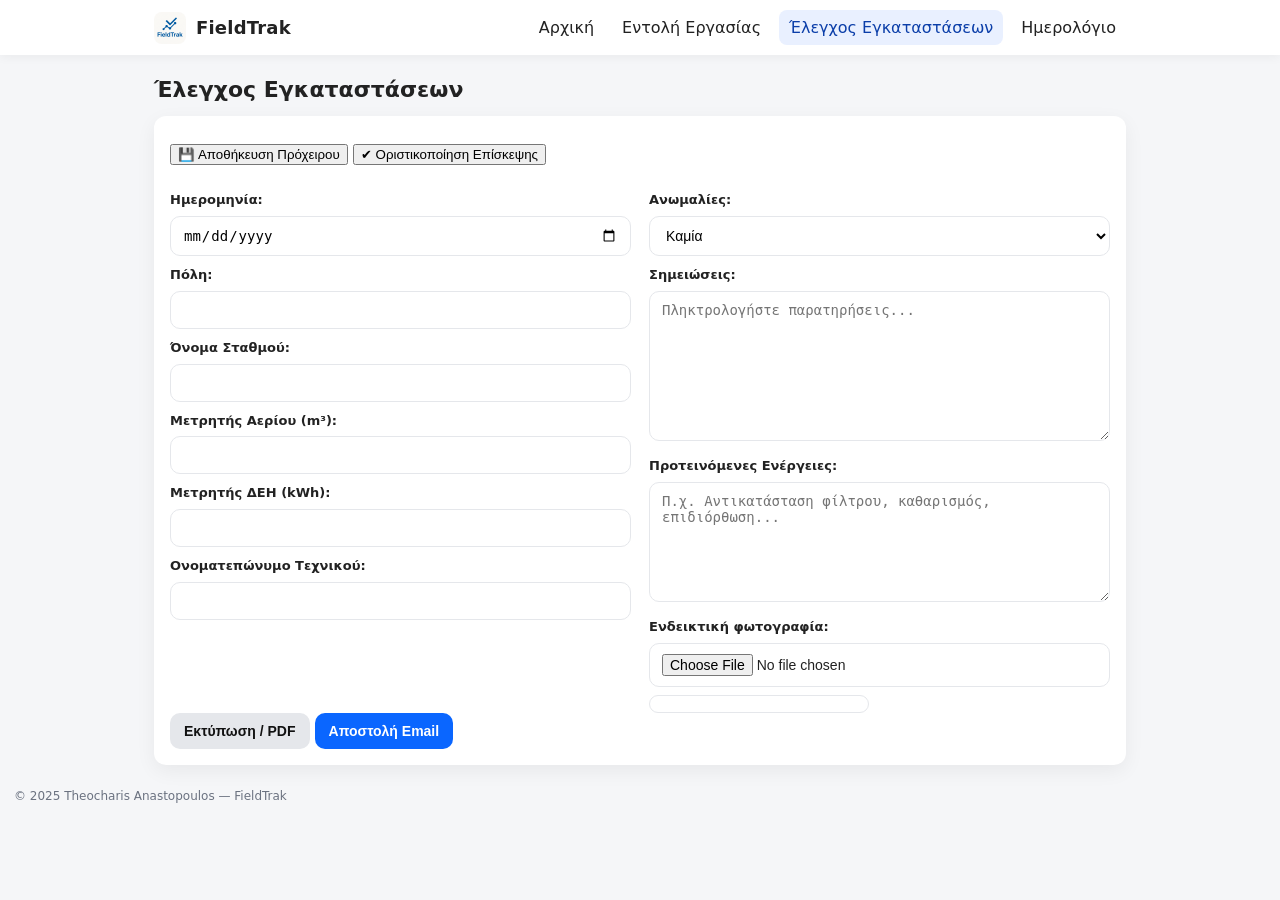
<file: station_fieldtrak_v1.html>
<!doctype html>
<html lang="el">
<head>
  <meta charset="utf-8" />
  <title>FieldTrak — Έλεγχος Εγκαταστάσεων</title>
  <meta name="viewport" content="width=device-width, initial-scale=1" />
  <link rel="stylesheet" href="style.css" />
</head>
<body>
  <!-- Κοινό navbar -->
  <header class="app-bar no-print">
    <div class="app-bar-inner">
      <div class="brand">
        <img src="fieldtrak1.png" alt="FieldTrak" onerror="this.onerror=null;this.src='/mnt/data/icon.png';">
        <span>FieldTrak</span>
      </div>
      <nav class="app-nav">
        <a href="index.html">Αρχική</a>
        <a href="work_order.html">Εντολή Εργασίας</a>
        <a class="active" href="station.html">Έλεγχος Εγκαταστάσεων</a>
        <a href="calendar.html">Ημερολόγιο</a>
      </nav>
    </div>
  </header>

  <main class="container">
    <h1 class="page-title">Έλεγχος Εγκαταστάσεων</h1>

    <section class="card">
      
<div style="margin:10px 0">
  <button type="button" onclick="saveDraft(false)">💾 Αποθήκευση Πρόχειρου</button>
  <button type="button" onclick="saveDraft(true)">✔ Οριστικοποίηση Επίσκεψης</button>
  <span id="saveStatus" style="margin-left:10px;color:green"></span>
</div>
<ul id="logsList" style="margin-top:10px"></ul>
<form id="stationForm">
        <div class="form-grid">
          <div class="form-col">
            <label>Ημερομηνία:</label>
            <input type="date" id="date" />
            <label>Πόλη:</label>
            <input type="text" id="city" />
            <label>Όνομα Σταθμού:</label>
            <input type="text" id="station" />
            <label>Μετρητής Αερίου (m³):</label>
            <input type="number" id="gasReading" step="any" />
            <label>Μετρητής ΔΕΗ (kWh):</label>
            <input type="number" id="electricReading" step="any" />
            <label>Ονοματεπώνυμο Τεχνικού:</label>
            <input type="text" id="technician" />
          </div>

          <div class="form-col">
            <label>Ανωμαλίες:</label>
            <select id="anomaly">
              <option value="Καμία">Καμία</option>
              <option value="Διαρροή Αερίου">Διαρροή Αερίου</option>
              <option value="Πτώση Πίεσης">Πτώση Πίεσης</option>
              <option value="Αισθητήρας Πίεσης">Αισθητήρας Πίεσης</option>
              <option value="Αισθητήρας Θερμοκρασίας">Αισθητήρας Θερμοκρασίας</option>
              <option value="Βλάβη Καυστήρα">Βλάβη Καυστήρα</option>
              <option value="Βλάβη Κυκλοφορητή">Βλάβη Κυκλοφορητή</option>
              <option value="Βουλωμένο φίλτρο">Βουλωμένο φίλτρο</option>
              <option value="Barrier/Steffel/PR">Barrier/Steffel/PR</option>
              <option value="Σταθμός T/R-Δυναμικό Προστασίας">Σταθμός T/R-Δυναμικό Προστασίας</option>
              <option value="Σταθμός T/R-Ρεύμα(mAh)">Σταθμός T/R-Ρεύμα(mAh)</option>
              <option value="Σταθμός T/R-Τάση">Σταθμός T/R-Τάση</option>
              <option value="Scada (Απώλεια Επικοινωνίας)">Scada (Απώλεια Επικοινωνίας)</option>
              <option value="Άλλο">Άλλο</option>
            </select>

            <label>Σημειώσεις:</label>
            <textarea id="notes" rows="8" placeholder="Πληκτρολογήστε παρατηρήσεις..."></textarea>
            <label>Προτεινόμενες Ενέργειες:</label>
            <textarea id="actions" rows="3" placeholder="Π.χ. Αντικατάσταση φίλτρου, καθαρισμός, επιδιόρθωση..."></textarea>

            <label>Ενδεικτική φωτογραφία:</label>
            <input type="file" id="photo" accept="image/*" />
            <div id="photoPreview" class="photo-preview"></div>
          </div>
        </div>
      </form>

      <div class="btn-row mt-16 no-print">
        <button type="button" class="btn" onclick="exportPDF()">Εκτύπωση / PDF</button>
        <button type="button" class="btn btn-primary" onclick="sendEmail()">Αποστολή Email</button>
      </div>
    </section>

    <!-- Print view (only on print) -->
    <section id="printView" class="card print-block" style="display:none">
      <h2 class="page-title" style="font-size:18px">Καταγραφή Σταθμού</h2>
      <p><strong>Ημερομηνία:</strong> <span id="p_date"></span></p>
      <p><strong>Πόλη:</strong> <span id="p_city"></span></p>
      <p><strong>Σταθμός:</strong> <span id="p_station"></span></p>
      <p><strong>Μετρητής Αερίου:</strong> <span id="p_gas"></span> m³</p>
      <p><strong>Μετρητής ΔΕΗ:</strong> <span id="p_elec"></span> kWh</p>
      <p><strong>Τεχνικός:</strong> <span id="p_tech"></span></p>
      <p><strong>Ανωμαλία:</strong> <span id="p_anomaly"></span></p>
      <p><strong>Σημειώσεις:</strong><br><span id="p_notes"></span></p>
      <p><strong>Προτεινόμενες Ενέργειες:</strong><br><span id="p_actions"></span></p>
      <h3>Ενδεικτική φωτογραφία</h3>
      <img id="p_photo" alt="Ενδεικτική φωτογραφία" style="max-width:320px; max-height:360px; object-fit:contain; border:1px solid var(--grid); border-radius:10px; padding:6px;">
    </section>
  </main>

  <footer class="footer no-print">© 2025 Theocharis Anastopoulos — FieldTrak</footer>

  <script>
    let photoDataUrl = null;

    document.getElementById('photo').addEventListener('change', async (e) => {
      const file = e.target.files[0];
      if (!file) return;
      const dataUrl = await fileToDataURL(file);
      photoDataUrl = dataUrl;
      document.getElementById('photoPreview').innerHTML = `<img src="${dataUrl}" alt="preview">`;
    });

    function fileToDataURL(file) {
      return new Promise((resolve) => {
        const reader = new FileReader();
        reader.onload = () => resolve(reader.result);
        reader.readAsDataURL(file);
      });
    }

    function sendEmail() {
      const date = document.getElementById('date').value;
      const city = document.getElementById('city').value.trim();
      const station = document.getElementById('station').value.trim();
      const gas = document.getElementById('gasReading').value;
      const elec = document.getElementById('electricReading').value;
      const tech = document.getElementById('technician').value.trim();
      const anomaly = document.getElementById('anomaly').value;
      const notes = document.getElementById('notes').value.trim();
      const actions = document.getElementById('actions').value.trim();
      const timestamp = new Date().toLocaleString();

      const subject = `Καταγραφή Σταθμού - ${station || "—"}`;
      const body =
        `Ημερομηνία: ${date}%0D%0A` +
        `Πόλη: ${city}%0D%0A` +
        `Σταθμός: ${station}%0D%0A` +
        `Μετρητής Αερίου: ${gas} m³%0D%0A` +
        `Μετρητής ΔΕΗ: ${elec} kWh%0D%0A` +
        `Ονοματεπώνυμο Τεχνικού: ${tech}%0D%0A` +
        `Ανωμαλία: ${anomaly}%0D%0A` +
        `Σημειώσεις:%0D%0A${encodeURIComponent(notes)}%0D%0A` +
        `Προτεινόμενες Ενέργειες:%0D%0A${encodeURIComponent(actions)}%0D%0A` +
        `Χρονική Σήμανση: ${timestamp}%0D%0A` +
        `%0D%0A(Η ενδεικτική φωτογραφία περιλαμβάνεται μόνο στο PDF/εκτύπωση)`;

      window.location.href = `mailto:?subject=${encodeURIComponent(subject)}&body=${body}`;
    }

    function exportPDF() {
      document.getElementById("p_date").textContent = document.getElementById("date").value || '—';
      document.getElementById("p_city").textContent = document.getElementById("city").value || '—';
      document.getElementById("p_station").textContent = document.getElementById("station").value || '—';
      document.getElementById("p_gas").textContent = document.getElementById("gasReading").value || '—';
      document.getElementById("p_elec").textContent = document.getElementById("electricReading").value || '—';
      document.getElementById("p_tech").textContent = document.getElementById("technician").value || '—';
      document.getElementById("p_anomaly").textContent = document.getElementById("anomaly").value || 'Καμία';
      document.getElementById("p_notes").textContent = document.getElementById("notes").value || '';
      document.getElementById("p_actions").textContent = document.getElementById("actions").value || '';

      const pPhoto = document.getElementById('p_photo');
      if (photoDataUrl) {
        pPhoto.src = photoDataUrl;
        pPhoto.style.display = 'block';
      } else {
        pPhoto.style.display = 'none';
      }

      window.print();
    }
  </script>

<script>
/* === FieldTrak Smart Logs v1 (ανά επίσκεψη) === */
const STORAGE_KEY = "fieldtrak.station.logs.v1";

function getLogs() {
  return JSON.parse(localStorage.getItem(STORAGE_KEY) || "[]");
}

function saveLogs(logs) {
  localStorage.setItem(STORAGE_KEY, JSON.stringify(logs));
}

function collectFormData() {
  const form = document.querySelector("form");
  const data = {};
  new FormData(form).forEach((v, k) => data[k] = v);
  data.id = data.id || crypto.randomUUID();
  data.savedAt = new Date().toISOString();
  return data;
}

function validateRequired() {
  const required = ["date", "city", "station", "technician"];
  let ok = true;
  required.forEach(id => {
    const el = document.getElementById(id);
    if (el && !el.value) {
      el.style.borderColor = "red";
      ok = false;
    } else if (el) {
      el.style.borderColor = "";
    }
  });
  if (!ok) alert("Συμπλήρωσε όλα τα υποχρεωτικά πεδία.");
  return ok;
}

function saveDraft(finalize=false) {
  if (finalize && !validateRequired()) return;

  const logs = getLogs();
  const data = collectFormData();
  data.status = finalize ? "final" : "draft";

  const idx = logs.findIndex(l => l.id === data.id);
  if (idx >= 0) logs[idx] = data;
  else logs.push(data);

  saveLogs(logs);
  document.getElementById("saveStatus").innerText =
    "✅ Αποθηκεύτηκε " + new Date().toLocaleTimeString();
  renderLogs();
}

function renderLogs() {
  const list = document.getElementById("logsList");
  if (!list) return;
  const logs = getLogs();
  list.innerHTML = "";
  logs.forEach(l => {
    const li = document.createElement("li");
    li.textContent = `${l.date || ""} – ${l.city || ""} – ${l.station || ""} (${l.status})`;
    list.appendChild(li);
  });
}

document.addEventListener("DOMContentLoaded", renderLogs);
</script>

</body>
</html>
</file>
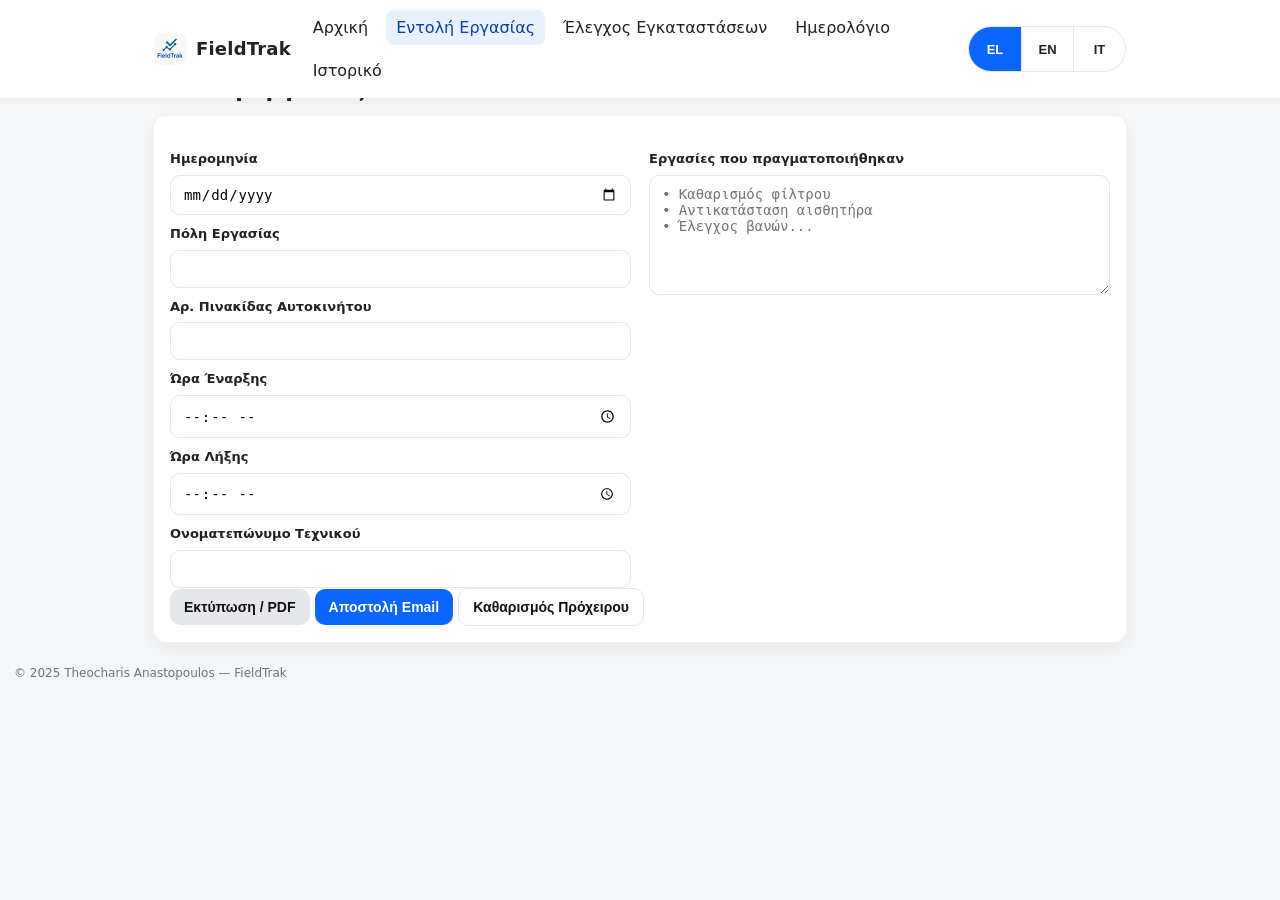
<file: work_order.html>
<!doctype html>
<html lang="el">
<head>
  <meta charset="utf-8" />
  <title>FieldTrak — Εντολή Εργασίας</title>
  <meta name="viewport" content="width=device-width, initial-scale=1" />
  <meta name="theme-color" content="#0A66FF" />
  <link rel="manifest" href="manifest.webmanifest" />
  <link rel="stylesheet" href="style.css" />
</head>
<body>
  <!-- Κοινό navbar -->
  <header class="app-bar no-print">
    <div class="app-bar-inner">
      <div class="brand">
        <img src="fieldtrak1.png" alt="FieldTrak" onerror="this.onerror=null;this.src='/mnt/data/icon.png';">
        <span>FieldTrak</span>
      </div>
      <nav class="app-nav">
        <a href="index.html" data-i18n="nav.home">Αρχική</a>
        <a class="active" href="work_order.html" data-i18n="nav.workorder">Εντολή Εργασίας</a>
        <a href="station.html" data-i18n="nav.station">Έλεγχος Εγκαταστάσεων</a>
        <a href="calendar.html" data-i18n="nav.calendar">Ημερολόγιο</a>
        <a href="history.html" data-i18n="nav.history">Ιστορικό</a>
      </nav>
      <div class="lang-segment" role="group" aria-label="Language">
        <button type="button" class="lang-btn" data-lang="el">EL</button>
        <button type="button" class="lang-btn" data-lang="en">EN</button>
        <button type="button" class="lang-btn" data-lang="it">IT</button>
      </div>
    </div>
  </header>

  <main class="container">
    <h1 class="page-title" data-i18n="workorder.title">Εντολή Εργασίας</h1>

    <section class="card">
      <div class="form-grid">
        <div class="form-col">
          <label data-i18n="workorder.date">Ημερομηνία:</label>
          <input type="date" id="date" />

          <label data-i18n="workorder.city">Πόλη Εργασίας:</label>
          <input type="text" id="city" autocomplete="address-level2" />

          <label data-i18n="workorder.plate">Αρ. Πινακίδας Αυτοκινήτου:</label>
          <input type="text" id="plate" autocomplete="off" />

          <label data-i18n="workorder.startTime">Ώρα Έναρξης:</label>
          <input type="time" id="startTime" />

          <label data-i18n="workorder.endTime">Ώρα Λήξης:</label>
          <input type="time" id="endTime" />

          <label data-i18n="workorder.technician">Ονοματεπώνυμο Τεχνικού:</label>
          <input type="text" id="technician" autocomplete="name" />
        </div>

        <div class="form-col">
          <label data-i18n="workorder.tasks">Εργασίες που πραγματοποιήθηκαν:</label>
          <textarea id="tasks" data-i18n-placeholder="workorder.tasksPlaceholder" placeholder="• Καθαρισμός φίλτρου&#10;• Αντικατάσταση αισθητήρα&#10;• Έλεγχος βανών..."></textarea>
        </div>
      </div>

      <div class="btn-row mt-16 no-print">
        <button type="button" class="btn" onclick="doPrint()" data-i18n="workorder.print">Εκτύπωση / PDF</button>
        <button type="button" class="btn btn-primary" onclick="sendEmail()" data-i18n="workorder.email">Αποστολή Email</button>
        <button type="button" class="btn btn-outline" id="clearDraftBtn" data-i18n="workorder.clearDraft">Καθαρισμός Πρόχειρου</button>
      </div>
    </section>
  </main>

  <footer class="footer no-print" data-i18n="app.footer">© 2025 Theocharis Anastopoulos — FieldTrak</footer>

  <script src="i18n.js"></script>
  <script>
    (function(){ try { if (navigator && 'serviceWorker' in navigator) navigator.serviceWorker.register('sw.js'); } catch (e) {} })();
    document.addEventListener('DOMContentLoaded', function() { FieldTrakI18n.initLangControl(); });
  </script>
  <script>
    function saveWorkOrderHistory() {
      var date = document.getElementById('date').value;
      var city = document.getElementById('city').value.trim();
      var plate = document.getElementById('plate').value.trim();
      var start = document.getElementById('startTime').value;
      var end = document.getElementById('endTime').value;
      var tech = document.getElementById('technician').value.trim();
      var tasks = document.getElementById('tasks').value.trim();
      var timestamp = new Date().toLocaleString();
      var T = FieldTrakI18n.t;
      var bodyText =
        T('workorder.date') + ': ' + date + '\n' +
        T('workorder.city') + ': ' + city + '\n' +
        T('workorder.plate') + ': ' + plate + '\n' +
        T('workorder.startTime') + ': ' + start + '\n' +
        T('workorder.endTime') + ': ' + end + '\n' +
        T('workorder.technician') + ': ' + tech + '\n\n' +
        T('workorder.tasks') + ':\n' + tasks + '\n\n' +
        T('workorder.timestamp') + ': ' + timestamp;
      var record = { id: Date.now(), timestamp: new Date().toISOString(), date: date, city: city, technician: tech, bodyText: bodyText };
      var key = 'fieldtrak_workorder_history_v1';
      var arr = [];
      try { arr = JSON.parse(localStorage.getItem(key) || '[]'); } catch (e) {}
      arr.push(record);
      if (arr.length > 50) arr = arr.slice(-50);
      try { localStorage.setItem(key, JSON.stringify(arr)); } catch (e) {}
    }

    function doPrint() {
      saveWorkOrderHistory();
      window.print();
    }

    function sendEmail() {
      const date = document.getElementById('date').value;
      const city = document.getElementById('city').value.trim();
      const plate = document.getElementById('plate').value.trim();
      const start = document.getElementById('startTime').value;
      const end = document.getElementById('endTime').value;
      const tech = document.getElementById('technician').value.trim();
      const tasks = document.getElementById('tasks').value.trim();
      const timestamp = new Date().toLocaleString();

      var T = FieldTrakI18n.t;
      const subject = FieldTrakI18n.t('workorder.subjectPrefix') + ' - ' + (date || '—');
      const bodyRaw =
        FieldTrakI18n.t('workorder.date') + ': ' + date + '\n' +
        FieldTrakI18n.t('workorder.city') + ': ' + city + '\n' +
        FieldTrakI18n.t('workorder.plate') + ': ' + plate + '\n' +
        FieldTrakI18n.t('workorder.startTime') + ': ' + start + '\n' +
        FieldTrakI18n.t('workorder.endTime') + ': ' + end + '\n' +
        FieldTrakI18n.t('workorder.technician') + ': ' + tech + '\n\n' +
        FieldTrakI18n.t('workorder.tasks') + ':\n' + tasks + '\n\n' +
        FieldTrakI18n.t('workorder.timestamp') + ': ' + timestamp;

      saveWorkOrderHistory();
      window.location.href = `mailto:?subject=${encodeURIComponent(subject)}&body=${encodeURIComponent(bodyRaw)}`;
    }

    (function draftAutosave() {
      var DRAFT_KEY = 'fieldtrak_workorder_draft_v1';
      var FIELDS = ['date', 'city', 'plate', 'startTime', 'endTime', 'technician', 'tasks'];
      var debounceTimer = null;
      var DEBOUNCE_MS = 300;

      function getDraft() {
        try {
          return JSON.parse(localStorage.getItem(DRAFT_KEY) || 'null');
        } catch (e) { return null; }
      }
      function saveDraft() {
        var o = {};
        FIELDS.forEach(function (id) {
          var el = document.getElementById(id);
          if (el) o[id] = el.value;
        });
        try { localStorage.setItem(DRAFT_KEY, JSON.stringify(o)); } catch (e) {}
      }
      function scheduleSave() {
        if (debounceTimer) clearTimeout(debounceTimer);
        debounceTimer = setTimeout(function () { saveDraft(); debounceTimer = null; }, DEBOUNCE_MS);
      }
      function restoreDraft() {
        var draft = getDraft();
        if (!draft || typeof draft !== 'object') return;
        FIELDS.forEach(function (id) {
          if (draft[id] != null) {
            var el = document.getElementById(id);
            if (el) el.value = draft[id];
          }
        });
      }
      function clearDraft() {
        try { localStorage.removeItem(DRAFT_KEY); } catch (e) {}
        FIELDS.forEach(function (id) {
          var el = document.getElementById(id);
          if (el) el.value = '';
        });
      }

      restoreDraft();
      FIELDS.forEach(function (id) {
        var el = document.getElementById(id);
        if (el) {
          el.addEventListener('input', scheduleSave);
          el.addEventListener('change', scheduleSave);
        }
      });
      var clearBtn = document.getElementById('clearDraftBtn');
      if (clearBtn) clearBtn.addEventListener('click', clearDraft);
    })();
  </script>
</body>
</html>
</file>
<file: style.css>
/* ===== FieldTrak Design System ===== */
:root{
  --brand:#0A66FF;
  --brand-weak:#e9f0ff;
  --ink:#222;
  --muted:#6b7280;
  --paper:#fff;
  --bg:#f5f6f8;
  --grid:#e5e7eb;
  --success:#16a34a;
  --danger:#dc3545;
  --warning:#f59e0b;
  --radius:12px;
  --radius-sm:8px;
  --shadow:0 6px 20px rgba(0,0,0,.06);
  --shadow-sm:0 2px 10px rgba(0,0,0,.05);
  --focus:0 0 0 3px rgba(10,102,255,.25);
  --appbar-h:56px;
}

*{box-sizing:border-box}
html,body{height:100%}
body{
  margin:0; background:var(--bg); color:var(--ink);
  font-family: ui-sans-serif, system-ui, -apple-system, "Segoe UI", Roboto, "Helvetica Neue", Arial, "Noto Sans", "Liberation Sans", sans-serif;
  line-height:1.45;
  padding-top:var(--appbar-h); /* prevent top-bar overlap */
}

/* Top app bar */
.app-bar{
  position:fixed; top:0; left:0; right:0;
  z-index:999;
  background:var(--paper); box-shadow:var(--shadow-sm);
}
.app-bar-inner{
  max-width:1000px; margin:0 auto; padding:10px 14px;
  display:flex; align-items:center; justify-content:space-between; gap:12px;
}
.brand{
  display:flex; align-items:center; gap:10px; font-weight:800; letter-spacing:.2px;
}
.brand img{width:32px; height:32px; border-radius:8px}
.brand span{font-size:18px}
.app-nav{display:flex; gap:8px; flex-wrap:wrap}
.app-nav a{
  text-decoration:none; color:var(--ink);
  padding:6px 10px; border-radius:8px;
}
.app-nav a.active, .app-nav a:hover{
  background:var(--brand-weak); color:#0b3ea9;
}

/* Language segmented control (EL / EN / IT) */
.lang-segment{
  display:inline-flex; align-items:stretch; gap:0; flex-shrink:0;
  border-radius:999px; border:1px solid var(--grid); overflow:hidden;
  background:var(--paper)
}
.lang-segment .lang-btn{
  appearance:none; border:0; margin:0; padding:10px 14px;
  min-height:44px; min-width:52px;
  font-size:13px; font-weight:700; cursor:pointer;
  background:transparent; color:var(--ink);
  transition:background .15s, color .15s; white-space:nowrap
}
.lang-segment .lang-btn:hover{background:var(--brand-weak); color:#0b3ea9}
.lang-segment .lang-btn.active{background:var(--brand); color:#fff}
.lang-segment .lang-btn:active{opacity:.95}
.lang-segment .lang-btn:focus{outline:none}
.lang-segment .lang-btn:focus-visible{outline:var(--focus); outline-offset:2px}
.lang-segment .lang-btn + .lang-btn{border-left:1px solid var(--grid)}

/* Page shell */
.container{max-width:1000px; margin:18px auto; padding:0 14px}
.card{
  background:var(--paper); border-radius:var(--radius); box-shadow:var(--shadow); padding:16px;
}
.page-title{
  display:flex; align-items:center; gap:10px; margin:0 0 10px 0;
  font-size:22px; font-weight:800;
}
.subtle{color:var(--muted); font-size:13px}

/* Buttons */
.btn{
  appearance:none; border:none; cursor:pointer;
  padding:10px 14px; border-radius:10px; font-weight:700; font-size:14px;
  background:#e5e7eb; color:#111; transition:.15s ease;
}
.btn:focus{outline:var(--focus)}
.btn:hover{filter:brightness(.97)}
.btn-primary{background:var(--brand); color:#fff}
.btn-secondary{background:#eef2f7; color:#0b3ea9}
.btn-danger{background:var(--danger); color:#fff}
.btn-outline{background:transparent; border:1px solid var(--grid); color:#111}
.btn-row{display:flex; gap:8px; flex-wrap:wrap}

/* Forms */
.form-grid{display:flex; flex-wrap:wrap; gap:18px; margin-top:8px}
.form-col{flex:1 1 320px}
label{display:block; font-weight:700; font-size:13px; margin-top:10px}
input, select, textarea{
  width:100%; margin-top:6px; padding:10px 12px; font-size:14px;
  border:1px solid var(--grid); border-radius:10px; background:var(--paper);
}
textarea{min-height:120px; resize:vertical}
input:focus, select:focus, textarea:focus{outline:var(--focus)}

/* Home tiles */
.tiles{display:grid; grid-template-columns:repeat(auto-fit,minmax(220px,1fr)); gap:12px}
.tile{
  background:var(--paper); border-radius:var(--radius); padding:16px; box-shadow:var(--shadow);
  display:flex; align-items:center; justify-content:space-between; gap:10px;
}
.tile h3{margin:0; font-size:16px}
.tile p{margin:0; color:var(--muted); font-size:13px}
.tile .btn{margin-left:auto}

/* Photo preview */
.photo-preview{margin-top:8px; border:1px solid var(--grid); border-radius:10px; padding:8px; max-width:220px}
.photo-preview img{max-width:100%; display:block; border-radius:8px}

/* Calendar (compact) */
.calendar{background:var(--paper); border-radius:var(--radius); box-shadow:var(--shadow); overflow:hidden}
.weekdays, .grid{display:grid; grid-template-columns:repeat(7,1fr)}
.weekdays div{
  background:var(--brand-weak); padding:8px; text-align:center; font-weight:800; color:#2c3e50; border-bottom:1px solid var(--grid); font-size:12px;
}
.cell{
  min-height:72px; border-right:1px solid var(--grid); border-bottom:1px solid var(--grid);
  padding:8px; position:relative; background:#fff; cursor:pointer; font-size:12px;
}
.cell:nth-child(7n){border-right:none}
.date-badge{font-size:11px; color:var(--muted)}
.note-dot{width:7px; height:7px; border-radius:50%; background:var(--brand); position:absolute; bottom:8px; right:8px}
.outside{background:#fafafa; color:#aaa}
.today{outline:2px solid var(--brand); outline-offset:-2px; background: #f8fbff}

/* Dialog */
dialog{border:none; border-radius:12px; padding:0; box-shadow:var(--shadow); max-width:640px; width:92%}
.dialog-head{background:var(--brand); color:#fff; padding:10px 12px; font-weight:800; display:flex; align-items:center; justify-content:space-between}
.dialog-body{padding:12px}
.dialog-actions{display:flex; justify-content:space-between; gap:8px; padding:0 12px 12px}

/* Footer */
.footer{max-width:1000px; margin:16px auto 26px; padding:0 14px; color:var(--muted); font-size:12px; text-align:center}

/* Print */
.no-print{display:initial}
@media print{
  .no-print{display:none !important}
  body{background:#fff}
  .container{margin:0; padding:0}
  .card{box-shadow:none; border:1px solid #ddd}
  .print-block{display:block !important}
}

/* Toast */
.toast-container{position:fixed; bottom:24px; left:50%; transform:translateX(-50%); z-index:1001; display:flex; flex-direction:column; align-items:center; gap:8px; pointer-events:none}
.toast{
  background:var(--ink); color:var(--paper);
  padding:10px 16px; border-radius:var(--radius-sm);
  font-size:14px; font-weight:500;
  box-shadow:var(--shadow);
  opacity:0; transform:translateY(8px);
  transition:opacity 0.25s ease, transform 0.25s ease;
  max-width:min(90vw, 320px)
}
.toast.show{opacity:1; transform:translateY(0)}
.toast.hide{opacity:0; transform:translateY(8px)}

/* History list */
.history-tabs{display:flex; gap:8px; margin-bottom:16px}
.history-tabs .btn.active{background:var(--brand); color:#fff}
.history-item{border:1px solid var(--grid); border-radius:var(--radius-sm); padding:12px; margin-bottom:10px; background:var(--paper)}
.history-item .meta{color:var(--muted); font-size:13px; margin-bottom:6px}
.history-item .btn-row{margin-top:8px}

/* Utility */
.mt-16{margin-top:16px}
.center{display:flex; align-items:center; justify-content:center}
</file>
